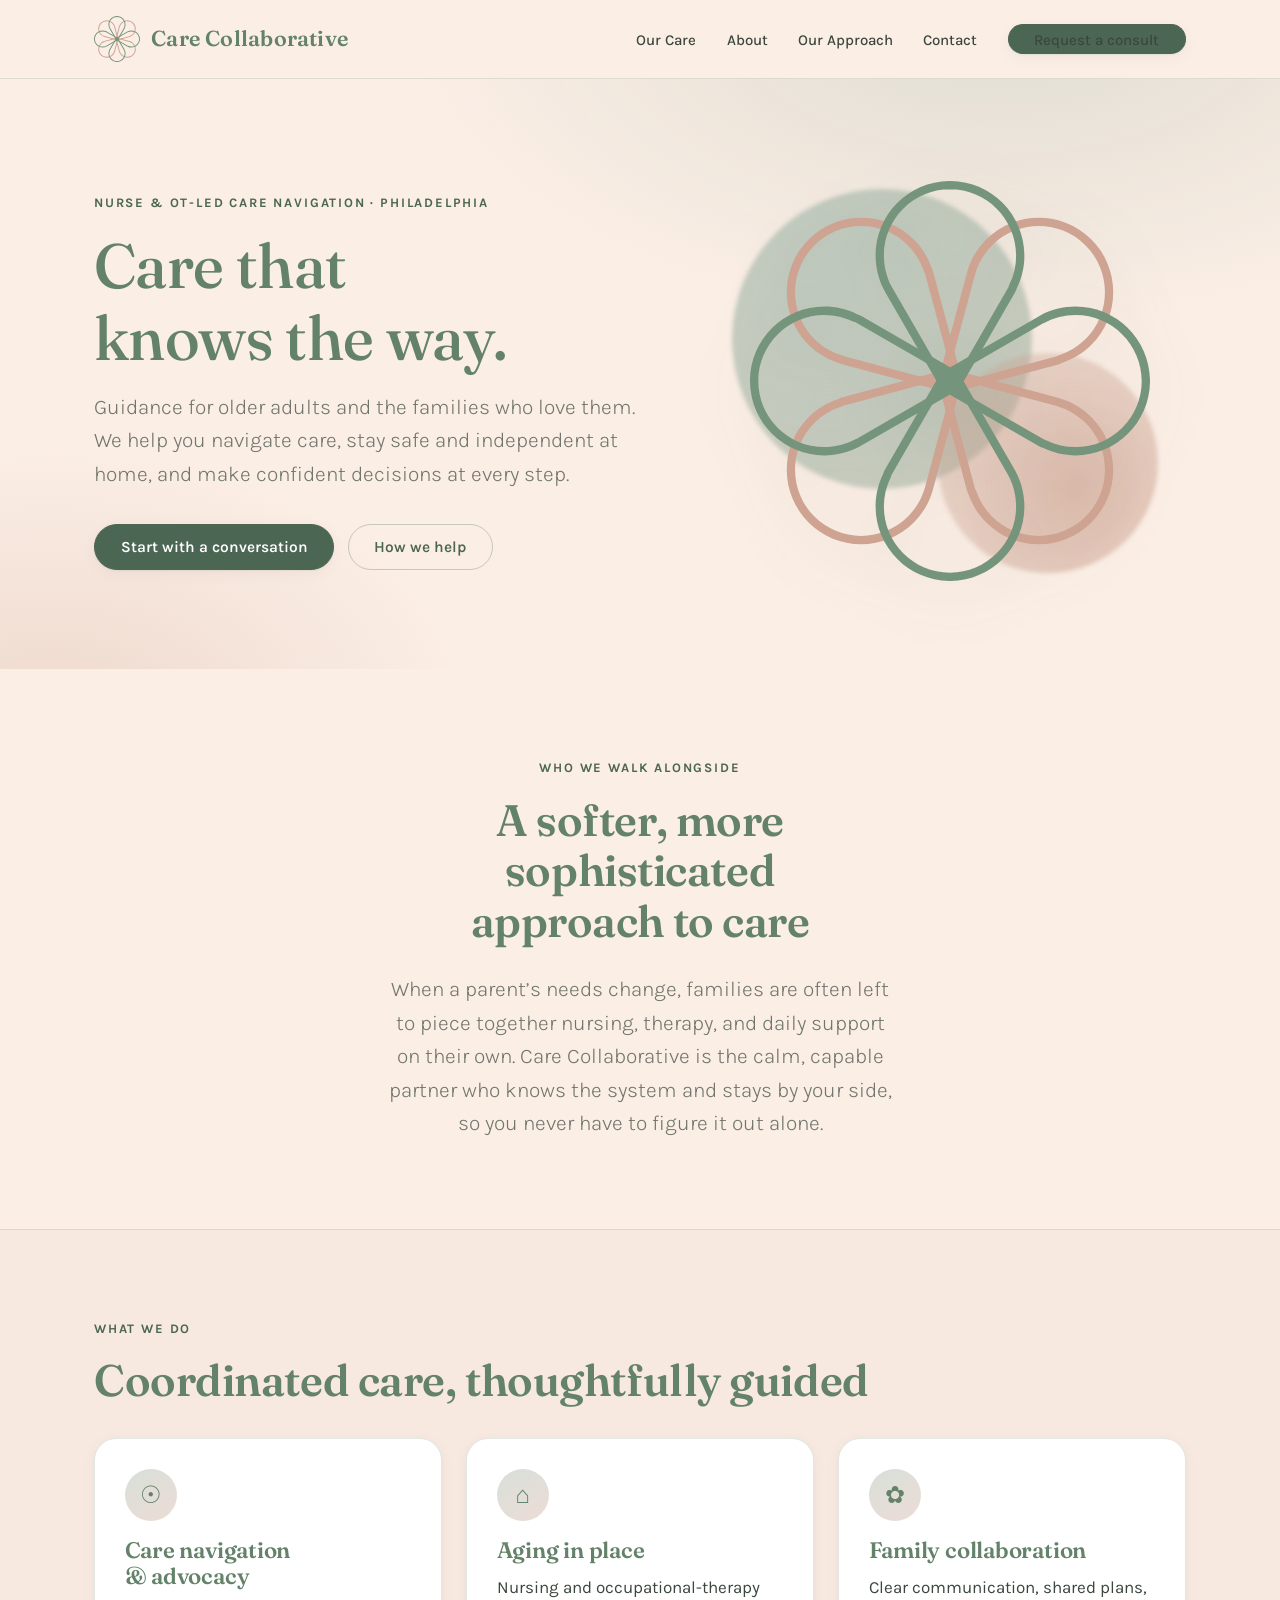
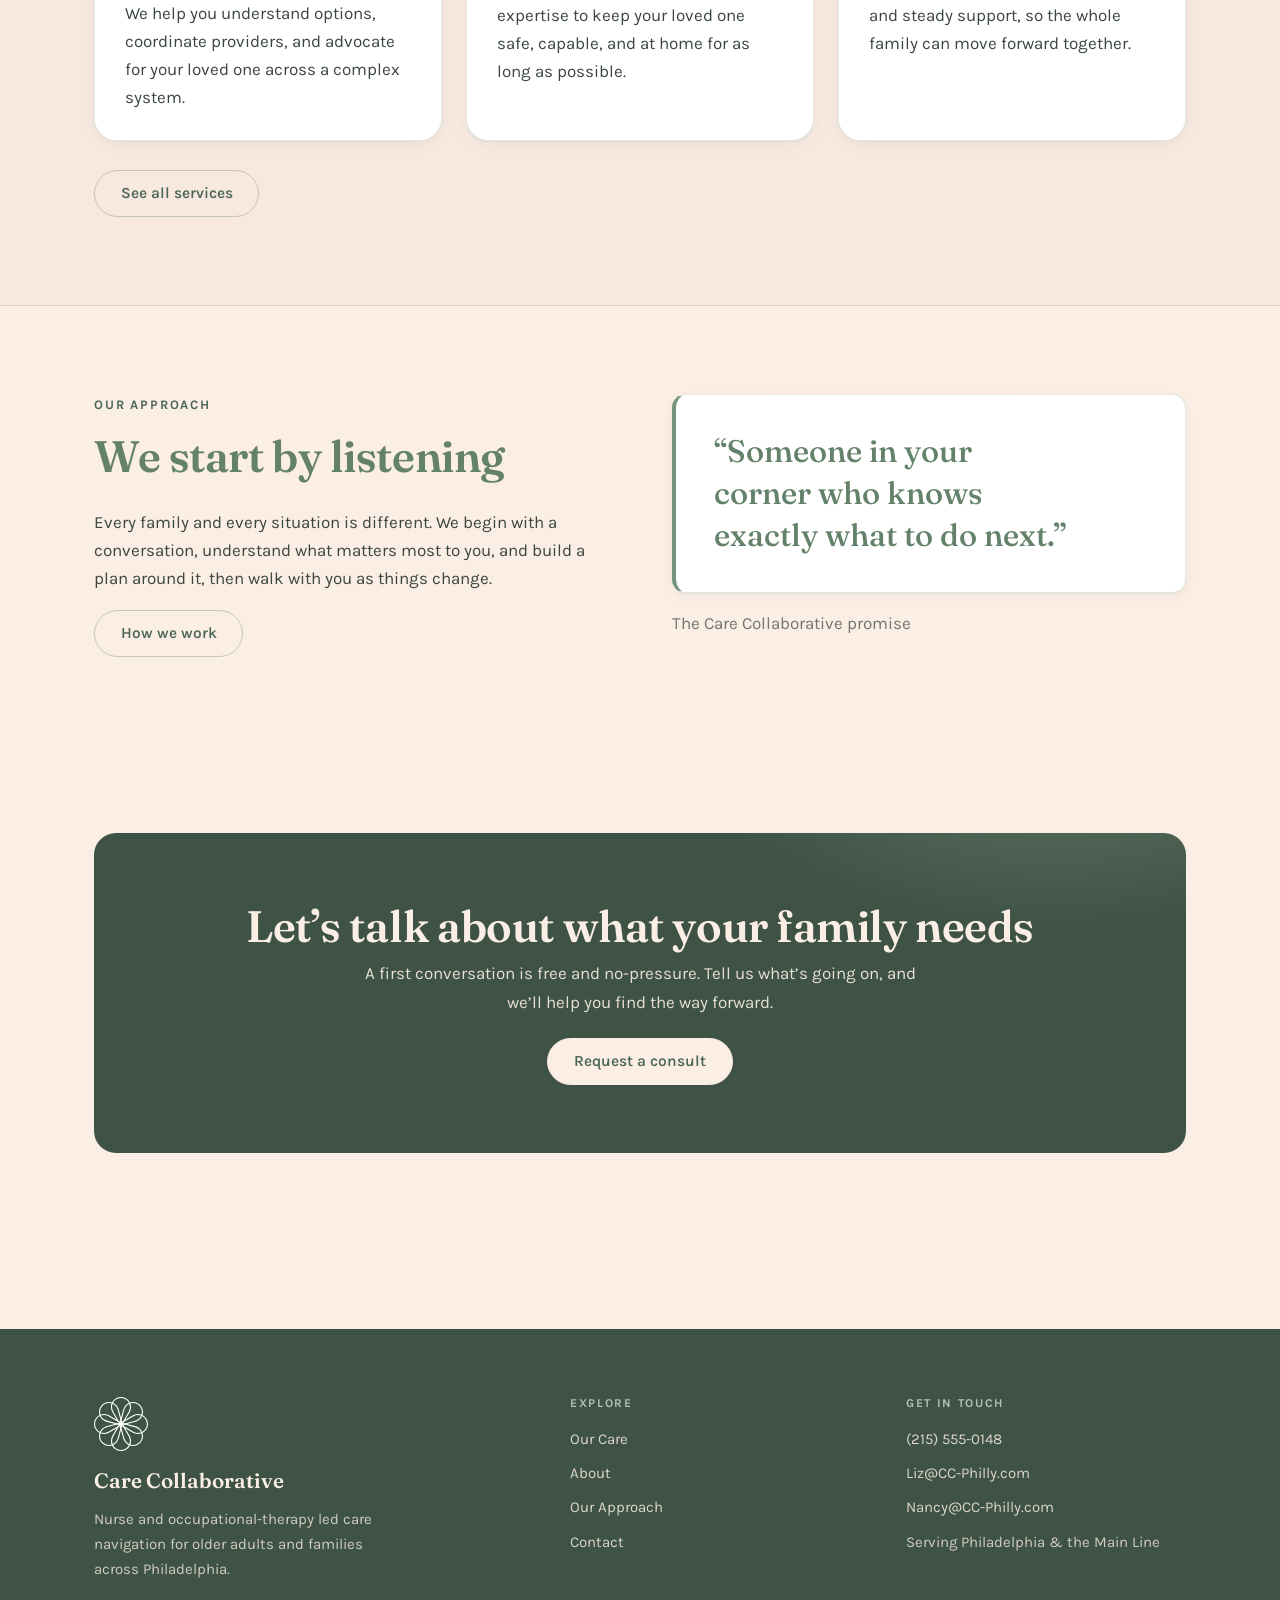
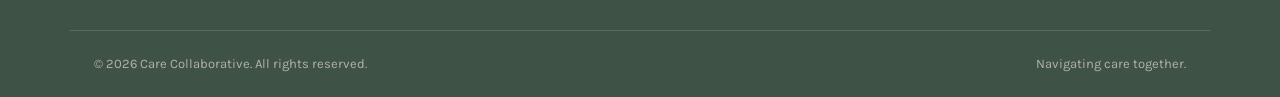
<file: index.html>
<!DOCTYPE html>
<html lang="en">
<head>
  <meta charset="utf-8">
  <meta name="viewport" content="width=device-width, initial-scale=1">
  <title>Care Navigation in Philadelphia | Care Collaborative</title>
  <meta name="description" content="Nurse- and occupational-therapy-led care navigation for older adults and families in Philadelphia. Explore support and request a free introductory call.">
  <!-- PREVIEW: remove this noindex on every page at production launch -->
  <meta name="robots" content="noindex">
  <link rel="canonical" href="https://stunning-paprenjak-a672f9.netlify.app/">
  <link rel="icon" href="assets/favicon.svg" type="image/svg+xml">
  <script type="application/ld+json">
  {
    "@context": "https://schema.org",
    "@graph": [
      {
        "@type": "Organization",
        "@id": "https://stunning-paprenjak-a672f9.netlify.app/#organization",
        "name": "Care Collaborative",
        "url": "https://stunning-paprenjak-a672f9.netlify.app/",
        "logo": "https://stunning-paprenjak-a672f9.netlify.app/assets/logo-mark.svg",
        "slogan": "Navigating care together."
      },
      {
        "@type": "WebSite",
        "@id": "https://stunning-paprenjak-a672f9.netlify.app/#website",
        "url": "https://stunning-paprenjak-a672f9.netlify.app/",
        "name": "Care Collaborative",
        "publisher": { "@id": "https://stunning-paprenjak-a672f9.netlify.app/#organization" }
      }
    ]
  }
  </script>
  <link rel="preconnect" href="https://fonts.googleapis.com">
  <link rel="preconnect" href="https://fonts.gstatic.com" crossorigin>
  <link href="https://fonts.googleapis.com/css2?family=Fraunces:opsz,wght@9..144,500..700&family=Karla:wght@300;400;500;600;700&display=swap" rel="stylesheet">
  <link rel="stylesheet" href="css/styles.css">
</head>
<body>
  <a class="skip" href="#main">Skip to content</a>

  <!-- ===== HEADER (keep identical across pages) ===== -->
  <header class="site-header">
    <div class="container nav">
      <a class="brand" href="/">
        <img src="assets/logo-mark.svg" alt="Care Collaborative" width="46" height="46">
        <span class="name">Care Collaborative</span>
      </a>
      <button class="nav-toggle" aria-label="Open menu" aria-expanded="false" aria-controls="nav-links">
        <span></span><span></span><span></span>
      </button>
      <ul class="nav-links" id="nav-links">
        <li><a href="/services">Our Care</a></li>
        <li><a href="/about">About</a></li>
        <li><a href="/approach">Our Approach</a></li>
        <li><a href="/contact">Contact</a></li>
        <li class="nav-cta"><a class="btn btn-primary" href="/contact">Request a consult</a></li>
      </ul>
    </div>
  </header>

  <main id="main">
    <!-- ===== HERO ===== -->
    <section class="hero">
      <div class="container hero-grid">
        <div>
          <p class="eyebrow">Nurse &amp; OT-led care navigation · Philadelphia</p>
          <h1>Care that knows the way.</h1>
          <p class="lead">Guidance for older adults and the families who love them. We help you navigate care, stay safe and independent at home, and make confident decisions at every step.</p>
          <div class="cta-row">
            <a class="btn btn-primary" href="/contact">Start with a conversation</a>
            <a class="btn btn-ghost" href="/services">How we help</a>
          </div>
        </div>
        <div class="hero-art" aria-hidden="true">
          <span class="blob b1"></span>
          <span class="blob b2"></span>
          <img src="assets/logo-mark.svg" alt="" width="400" height="400">
        </div>
      </div>
    </section>

    <!-- ===== INTRO ===== -->
    <section class="section">
      <div class="container center" style="max-width:56ch">
        <p class="eyebrow center">Who we walk alongside</p>
        <h2>A softer, more sophisticated approach to care</h2>
        <p class="lead center">When a parent&rsquo;s needs change, families are often left to piece together nursing, therapy, and daily support on their own. Care Collaborative is the calm, capable partner who knows the system and stays by your side, so you never have to figure it out alone.</p>
      </div>
    </section>

    <!-- ===== SERVICES PREVIEW ===== -->
    <section class="section tint">
      <div class="container">
        <p class="eyebrow">What we do</p>
        <h2>Coordinated care, thoughtfully guided</h2>
        <div class="grid grid-3" style="margin-top:2rem">
          <article class="card">
            <div class="icon" aria-hidden="true">&#9737;</div>
            <h3>Care navigation &amp; advocacy</h3>
            <p>We help you understand options, coordinate providers, and advocate for your loved one across a complex system.</p>
          </article>
          <article class="card">
            <div class="icon" aria-hidden="true">&#8962;</div>
            <h3>Aging in place</h3>
            <p>Nursing and occupational-therapy expertise to keep your loved one safe, capable, and at home for as long as possible.</p>
          </article>
          <article class="card">
            <div class="icon" aria-hidden="true">&#10047;</div>
            <h3>Family collaboration</h3>
            <p>Clear communication, shared plans, and steady support, so the whole family can move forward together.</p>
          </article>
        </div>
        <p style="margin-top:1.8rem"><a class="btn btn-ghost" href="/services">See all services</a></p>
      </div>
    </section>

    <!-- ===== APPROACH PREVIEW ===== -->
    <section class="section">
      <div class="container split">
        <div>
          <p class="eyebrow">Our approach</p>
          <h2>We start by listening</h2>
          <p>Every family and every situation is different. We begin with a conversation, understand what matters most to you, and build a plan around it, then walk with you as things change.</p>
          <p><a class="btn btn-ghost" href="/approach">How we work</a></p>
        </div>
        <figure style="margin:0">
          <blockquote class="quote">&ldquo;Someone in your corner who knows exactly what to do next.&rdquo;</blockquote>
          <figcaption class="muted" style="margin-top:1rem">The Care Collaborative promise</figcaption>
        </figure>
      </div>
    </section>

    <!-- ===== CTA BAND ===== -->
    <section class="section">
      <div class="container">
        <div class="cta-band">
          <h2>Let&rsquo;s talk about what your family needs</h2>
          <p>A first conversation is free and no-pressure. Tell us what&rsquo;s going on, and we&rsquo;ll help you find the way forward.</p>
          <p style="margin-top:1.4rem"><a class="btn btn-light" href="/contact">Request a consult</a></p>
        </div>
      </div>
    </section>
  </main>

  <!-- ===== FOOTER (keep identical across pages) ===== -->
  <footer class="site-footer footer">
    <div class="container footer-grid">
      <div class="footer-brand">
        <img src="assets/logo-mark-reversed.svg" alt="Care Collaborative" width="54" height="54">
        <div class="name">Care Collaborative</div>
        <p style="margin-top:.6rem;max-width:34ch">Nurse and occupational-therapy led care navigation for older adults and families across Philadelphia.</p>
      </div>
      <div>
        <h4>Explore</h4>
        <ul>
          <li><a href="/services">Our Care</a></li>
          <li><a href="/about">About</a></li>
          <li><a href="/approach">Our Approach</a></li>
          <li><a href="/contact">Contact</a></li>
        </ul>
      </div>
      <div>
        <h4>Get in touch</h4>
        <ul>
          <li><a href="tel:+12155550148">(215) 555-0148</a></li>
          <li><a href="mailto:Liz@CC-Philly.com">Liz@CC-Philly.com</a></li>
          <li><a href="mailto:Nancy@CC-Philly.com">Nancy@CC-Philly.com</a></li>
          <li>Serving Philadelphia &amp; the Main Line</li>
        </ul>
      </div>
    </div>
    <div class="container footer-bottom">
      <span>&copy; <span id="year">2026</span> Care Collaborative. All rights reserved.</span>
      <span>Navigating care together.</span>
    </div>
  </footer>

  <script src="js/main.js"></script>
</body>
</html>
</file>
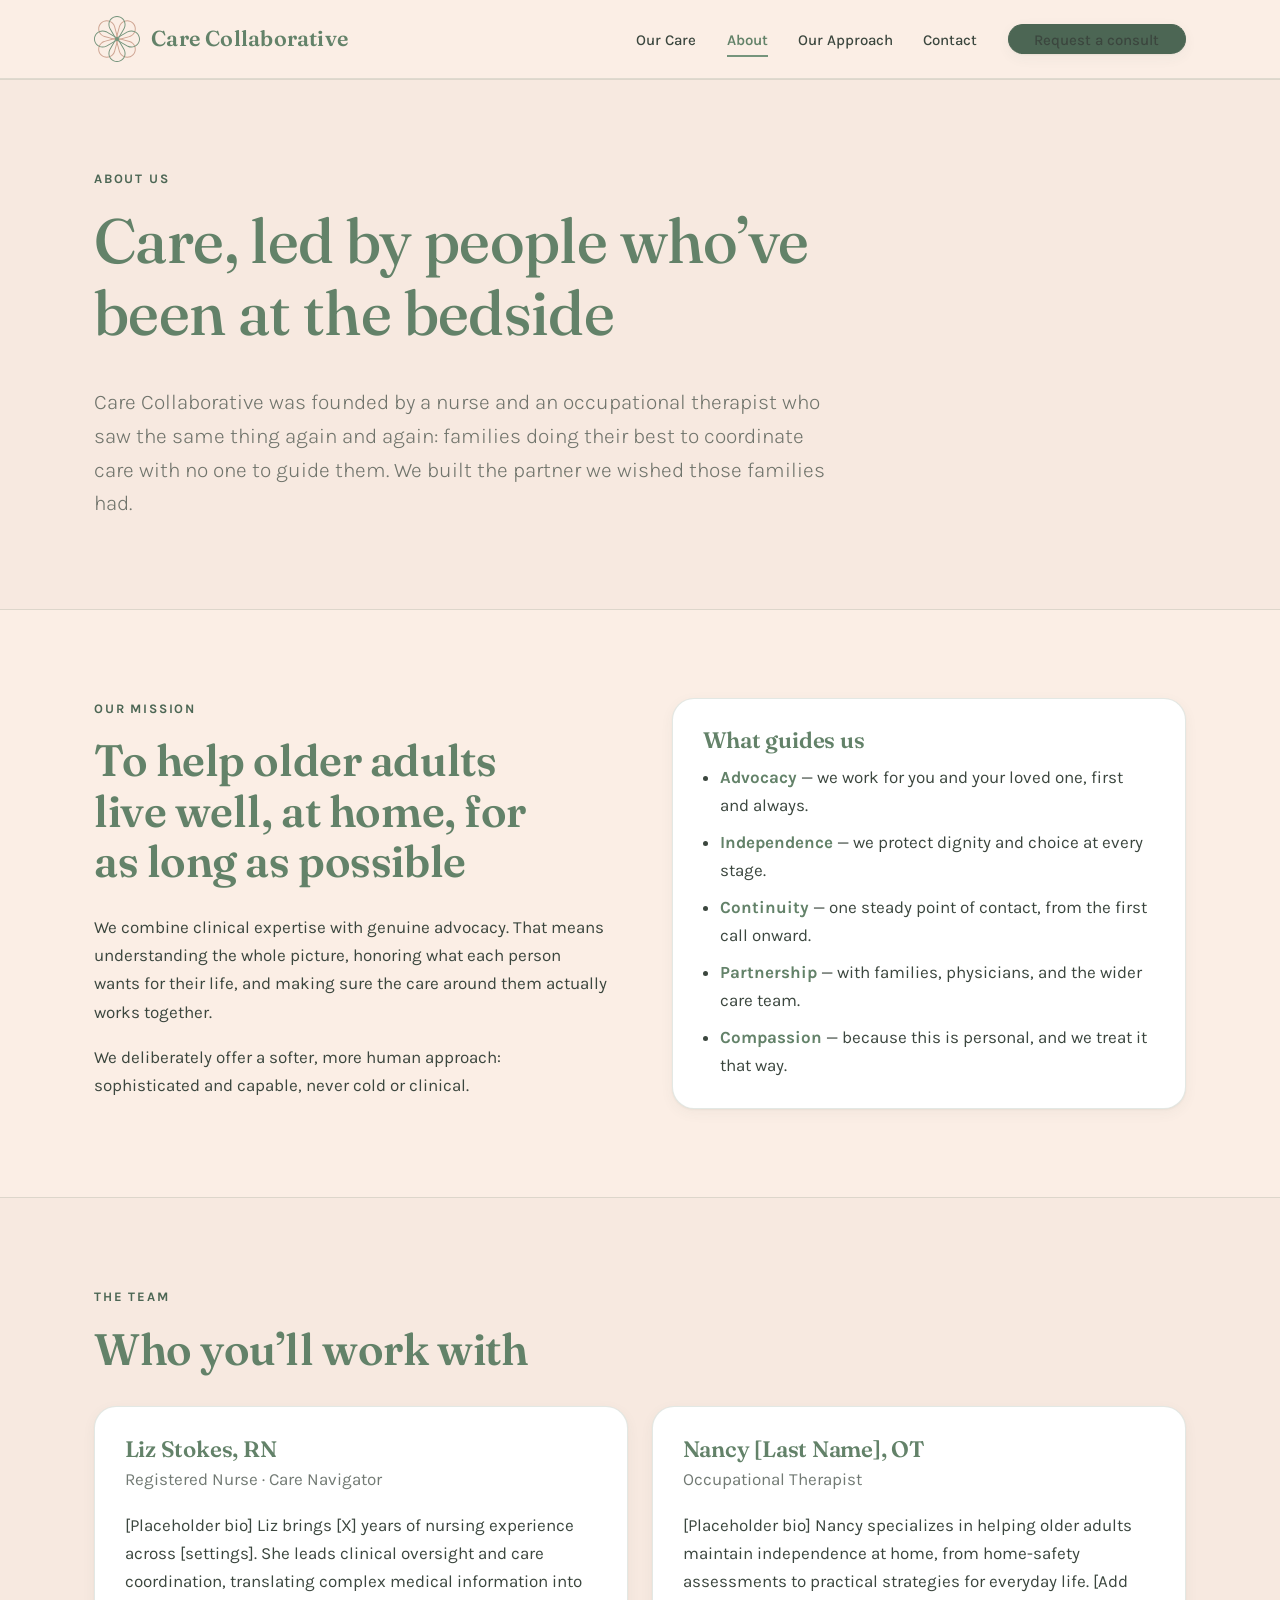
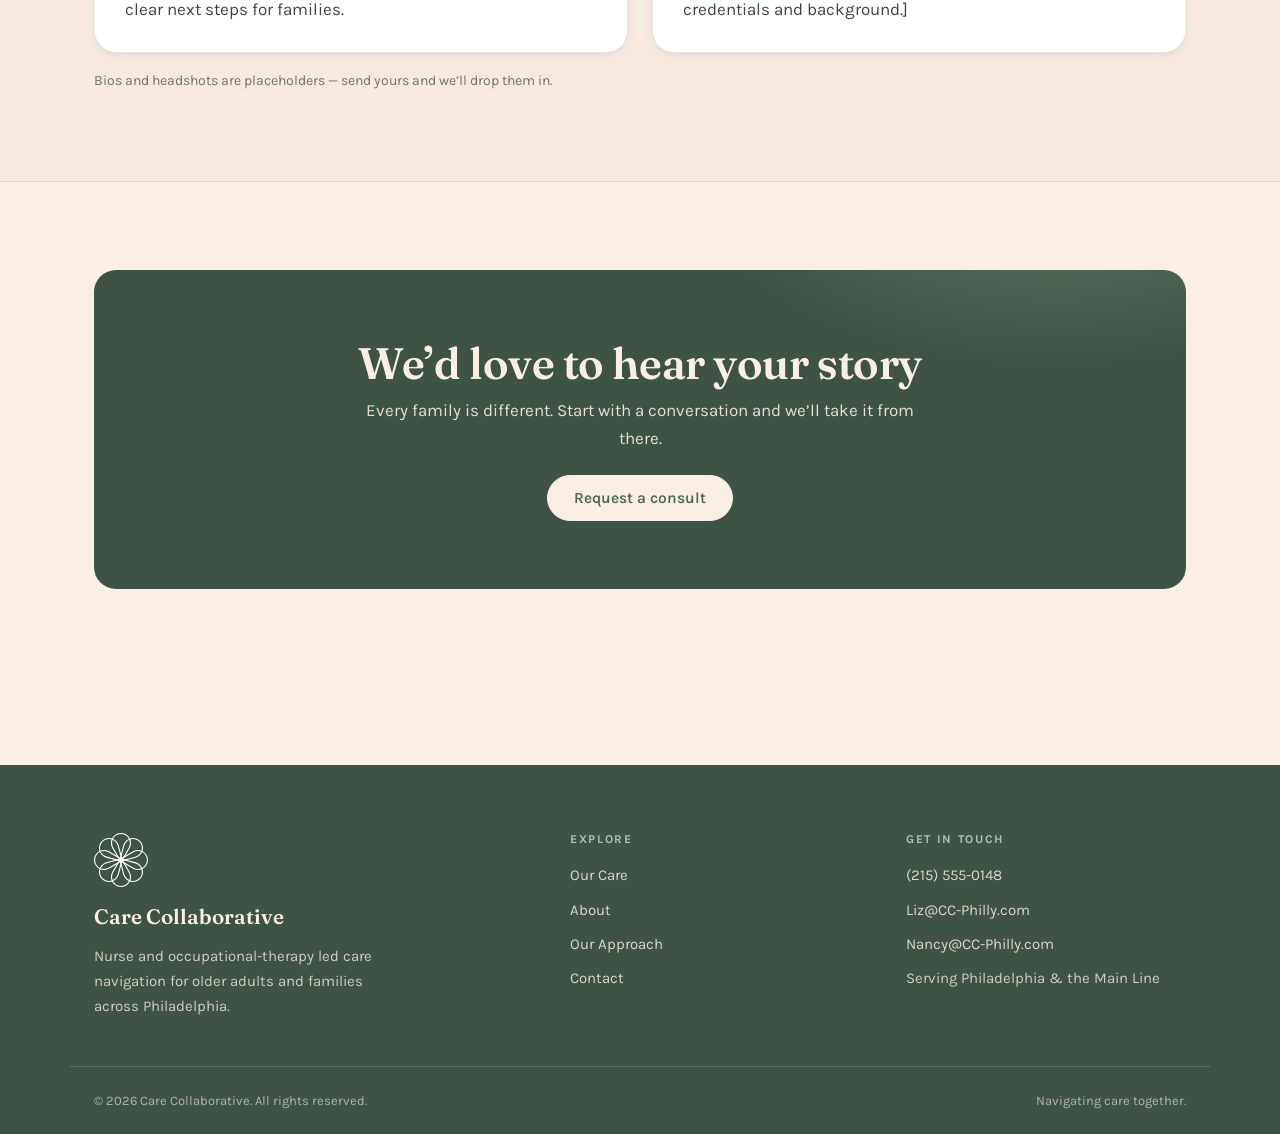
<file: about.html>
<!DOCTYPE html>
<html lang="en">
<head>
  <meta charset="utf-8">
  <meta name="viewport" content="width=device-width, initial-scale=1">
  <title>Meet the Care Team | Care Collaborative Philadelphia</title>
  <meta name="description" content="Meet the people behind Care Collaborative and learn about their nursing and occupational therapy backgrounds, approach and support for families.">
  <!-- PREVIEW: remove this noindex on every page at production launch -->
  <meta name="robots" content="noindex">
  <link rel="canonical" href="https://stunning-paprenjak-a672f9.netlify.app/about">
  <link rel="icon" href="assets/favicon.svg" type="image/svg+xml">
  <link rel="preconnect" href="https://fonts.googleapis.com">
  <link rel="preconnect" href="https://fonts.gstatic.com" crossorigin>
  <link href="https://fonts.googleapis.com/css2?family=Fraunces:opsz,wght@9..144,500..700&family=Karla:wght@300;400;500;600;700&display=swap" rel="stylesheet">
  <link rel="stylesheet" href="css/styles.css">
</head>
<body>
  <a class="skip" href="#main">Skip to content</a>
  <header class="site-header">
    <div class="container nav">
      <a class="brand" href="/">
        <img src="assets/logo-mark.svg" alt="Care Collaborative" width="46" height="46">
        <span class="name">Care Collaborative</span>
      </a>
      <button class="nav-toggle" aria-label="Open menu" aria-expanded="false" aria-controls="nav-links">
        <span></span><span></span><span></span>
      </button>
      <ul class="nav-links" id="nav-links">
        <li><a href="/services">Our Care</a></li>
        <li><a href="/about" aria-current="page">About</a></li>
        <li><a href="/approach">Our Approach</a></li>
        <li><a href="/contact">Contact</a></li>
        <li class="nav-cta"><a class="btn btn-primary" href="/contact">Request a consult</a></li>
      </ul>
    </div>
  </header>

  <main id="main">
    <section class="section tint">
      <div class="container">
        <p class="eyebrow">About us</p>
        <h1>Care, led by people who&rsquo;ve been at the bedside</h1>
        <p class="lead">Care Collaborative was founded by a nurse and an occupational therapist who saw the same thing again and again: families doing their best to coordinate care with no one to guide them. We built the partner we wished those families had.</p>
      </div>
    </section>

    <section class="section">
      <div class="container split">
        <div>
          <p class="eyebrow">Our mission</p>
          <h2>To help older adults live well, at home, for as long as possible</h2>
          <p>We combine clinical expertise with genuine advocacy. That means understanding the whole picture, honoring what each person wants for their life, and making sure the care around them actually works together.</p>
          <p>We deliberately offer a softer, more human approach: sophisticated and capable, never cold or clinical.</p>
        </div>
        <div class="card">
          <h3>What guides us</h3>
          <ul style="margin:.5rem 0 0;padding-left:1.1rem;display:grid;gap:.55rem">
            <li><strong>Advocacy</strong> — we work for you and your loved one, first and always.</li>
            <li><strong>Independence</strong> — we protect dignity and choice at every stage.</li>
            <li><strong>Continuity</strong> — one steady point of contact, from the first call onward.</li>
            <li><strong>Partnership</strong> — with families, physicians, and the wider care team.</li>
            <li><strong>Compassion</strong> — because this is personal, and we treat it that way.</li>
          </ul>
        </div>
      </div>
    </section>

    <section class="section tint">
      <div class="container">
        <p class="eyebrow">The team</p>
        <h2>Who you&rsquo;ll work with</h2>
        <div class="grid grid-2" style="margin-top:2rem">
          <article class="card">
            <h3>Liz Stokes, RN</h3>
            <p class="muted" style="margin-top:-.4rem">Registered Nurse · Care Navigator</p>
            <p>[Placeholder bio] Liz brings [X] years of nursing experience across [settings]. She leads clinical oversight and care coordination, translating complex medical information into clear next steps for families.</p>
          </article>
          <article class="card">
            <h3>Nancy [Last Name], OT</h3>
            <p class="muted" style="margin-top:-.4rem">Occupational Therapist</p>
            <p>[Placeholder bio] Nancy specializes in helping older adults maintain independence at home, from home-safety assessments to practical strategies for everyday life. [Add credentials and background.]</p>
          </article>
        </div>
        <p class="form-note" style="margin-top:1rem">Bios and headshots are placeholders — send yours and we&rsquo;ll drop them in.</p>
      </div>
    </section>

    <section class="section">
      <div class="container">
        <div class="cta-band">
          <h2>We&rsquo;d love to hear your story</h2>
          <p>Every family is different. Start with a conversation and we&rsquo;ll take it from there.</p>
          <p style="margin-top:1.4rem"><a class="btn btn-light" href="/contact">Request a consult</a></p>
        </div>
      </div>
    </section>
  </main>

  <footer class="site-footer footer">
    <div class="container footer-grid">
      <div class="footer-brand">
        <img src="assets/logo-mark-reversed.svg" alt="Care Collaborative" width="54" height="54">
        <div class="name">Care Collaborative</div>
        <p style="margin-top:.6rem;max-width:34ch">Nurse and occupational-therapy led care navigation for older adults and families across Philadelphia.</p>
      </div>
      <div>
        <h4>Explore</h4>
        <ul>
          <li><a href="/services">Our Care</a></li>
          <li><a href="/about">About</a></li>
          <li><a href="/approach">Our Approach</a></li>
          <li><a href="/contact">Contact</a></li>
        </ul>
      </div>
      <div>
        <h4>Get in touch</h4>
        <ul>
          <li><a href="tel:+12155550148">(215) 555-0148</a></li>
          <li><a href="mailto:Liz@CC-Philly.com">Liz@CC-Philly.com</a></li>
          <li><a href="mailto:Nancy@CC-Philly.com">Nancy@CC-Philly.com</a></li>
          <li>Serving Philadelphia &amp; the Main Line</li>
        </ul>
      </div>
    </div>
    <div class="container footer-bottom">
      <span>&copy; <span id="year">2026</span> Care Collaborative. All rights reserved.</span>
      <span>Navigating care together.</span>
    </div>
  </footer>
  <script src="js/main.js"></script>
</body>
</html>
</file>
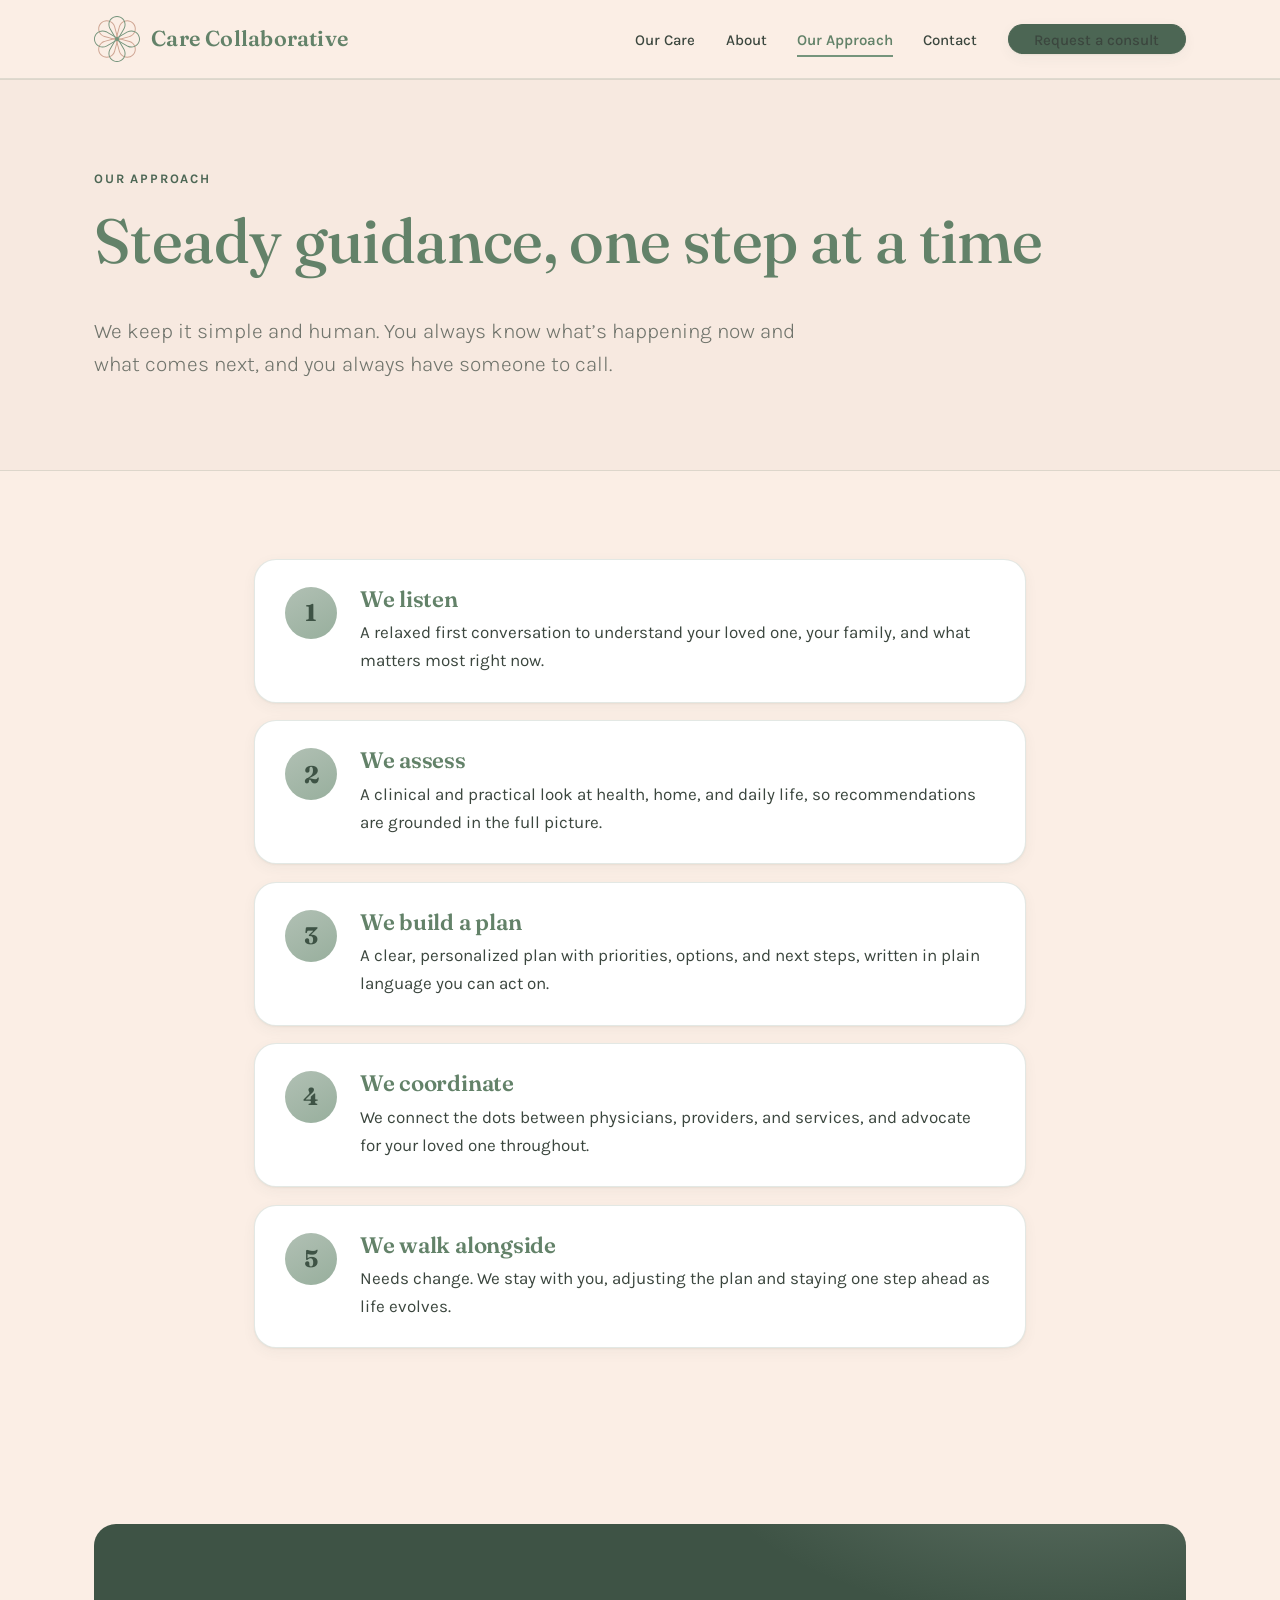
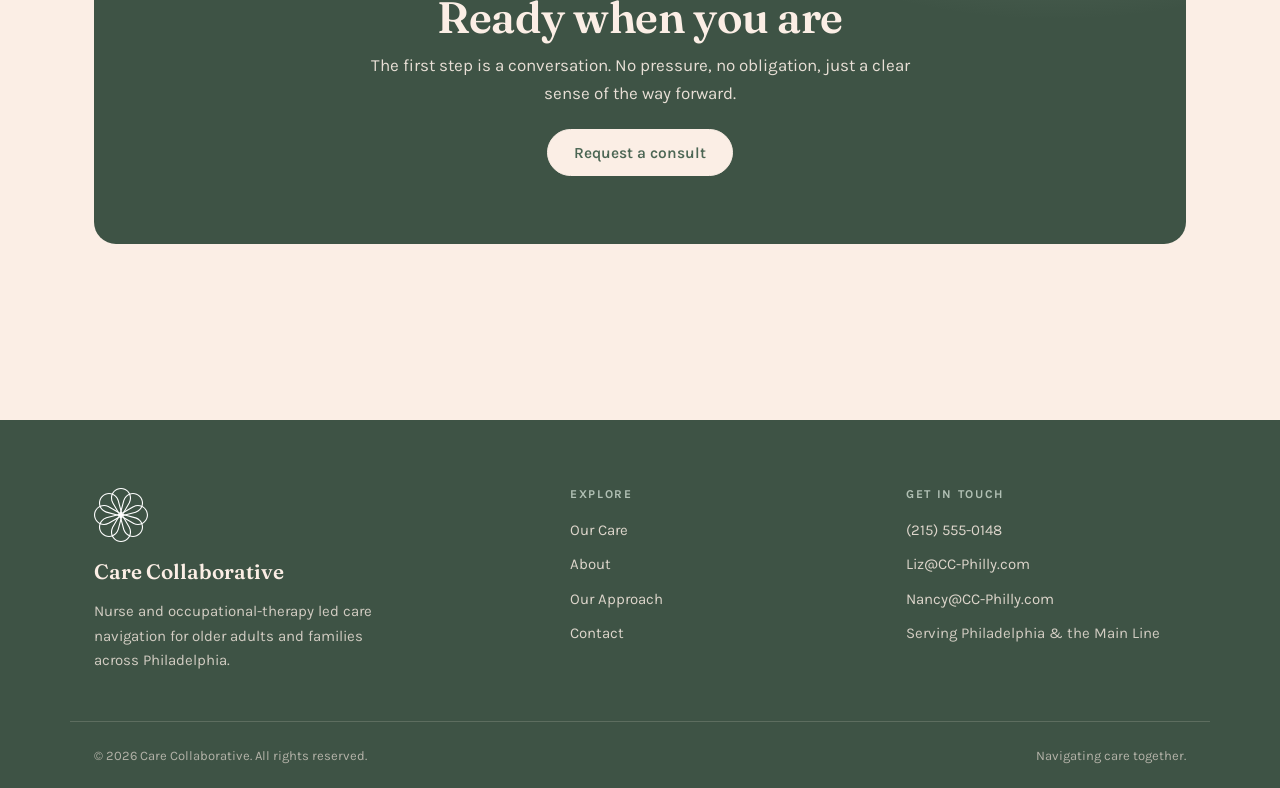
<file: approach.html>
<!DOCTYPE html>
<html lang="en">
<head>
  <meta charset="utf-8">
  <meta name="viewport" content="width=device-width, initial-scale=1">
  <title>How Care Navigation Works | Care Collaborative</title>
  <meta name="description" content="Learn what to expect from your first conversation, assessment and care plan with Care Collaborative, and how ongoing support is arranged.">
  <!-- PREVIEW: remove this noindex on every page at production launch -->
  <meta name="robots" content="noindex">
  <link rel="canonical" href="https://stunning-paprenjak-a672f9.netlify.app/approach">
  <link rel="icon" href="assets/favicon.svg" type="image/svg+xml">
  <link rel="preconnect" href="https://fonts.googleapis.com">
  <link rel="preconnect" href="https://fonts.gstatic.com" crossorigin>
  <link href="https://fonts.googleapis.com/css2?family=Fraunces:opsz,wght@9..144,500..700&family=Karla:wght@300;400;500;600;700&display=swap" rel="stylesheet">
  <link rel="stylesheet" href="css/styles.css">
</head>
<body>
  <a class="skip" href="#main">Skip to content</a>
  <header class="site-header">
    <div class="container nav">
      <a class="brand" href="/">
        <img src="assets/logo-mark.svg" alt="Care Collaborative" width="46" height="46">
        <span class="name">Care Collaborative</span>
      </a>
      <button class="nav-toggle" aria-label="Open menu" aria-expanded="false" aria-controls="nav-links">
        <span></span><span></span><span></span>
      </button>
      <ul class="nav-links" id="nav-links">
        <li><a href="/services">Our Care</a></li>
        <li><a href="/about">About</a></li>
        <li><a href="/approach" aria-current="page">Our Approach</a></li>
        <li><a href="/contact">Contact</a></li>
        <li class="nav-cta"><a class="btn btn-primary" href="/contact">Request a consult</a></li>
      </ul>
    </div>
  </header>

  <main id="main">
    <section class="section tint">
      <div class="container">
        <p class="eyebrow">Our approach</p>
        <h1>Steady guidance, one step at a time</h1>
        <p class="lead">We keep it simple and human. You always know what&rsquo;s happening now and what comes next, and you always have someone to call.</p>
      </div>
    </section>

    <section class="section">
      <div class="container" style="max-width:820px">
        <h2 class="visually-hidden">Our process, step by step</h2>
        <div class="steps">
          <div class="step"><div class="n" aria-hidden="true"></div>
            <div><h3>We listen</h3><p>A relaxed first conversation to understand your loved one, your family, and what matters most right now.</p></div>
          </div>
          <div class="step"><div class="n" aria-hidden="true"></div>
            <div><h3>We assess</h3><p>A clinical and practical look at health, home, and daily life, so recommendations are grounded in the full picture.</p></div>
          </div>
          <div class="step"><div class="n" aria-hidden="true"></div>
            <div><h3>We build a plan</h3><p>A clear, personalized plan with priorities, options, and next steps, written in plain language you can act on.</p></div>
          </div>
          <div class="step"><div class="n" aria-hidden="true"></div>
            <div><h3>We coordinate</h3><p>We connect the dots between physicians, providers, and services, and advocate for your loved one throughout.</p></div>
          </div>
          <div class="step"><div class="n" aria-hidden="true"></div>
            <div><h3>We walk alongside</h3><p>Needs change. We stay with you, adjusting the plan and staying one step ahead as life evolves.</p></div>
          </div>
        </div>
      </div>
    </section>

    <section class="section">
      <div class="container">
        <div class="cta-band">
          <h2>Ready when you are</h2>
          <p>The first step is a conversation. No pressure, no obligation, just a clear sense of the way forward.</p>
          <p style="margin-top:1.4rem"><a class="btn btn-light" href="/contact">Request a consult</a></p>
        </div>
      </div>
    </section>
  </main>

  <footer class="site-footer footer">
    <div class="container footer-grid">
      <div class="footer-brand">
        <img src="assets/logo-mark-reversed.svg" alt="Care Collaborative" width="54" height="54">
        <div class="name">Care Collaborative</div>
        <p style="margin-top:.6rem;max-width:34ch">Nurse and occupational-therapy led care navigation for older adults and families across Philadelphia.</p>
      </div>
      <div>
        <h4>Explore</h4>
        <ul>
          <li><a href="/services">Our Care</a></li>
          <li><a href="/about">About</a></li>
          <li><a href="/approach">Our Approach</a></li>
          <li><a href="/contact">Contact</a></li>
        </ul>
      </div>
      <div>
        <h4>Get in touch</h4>
        <ul>
          <li><a href="tel:+12155550148">(215) 555-0148</a></li>
          <li><a href="mailto:Liz@CC-Philly.com">Liz@CC-Philly.com</a></li>
          <li><a href="mailto:Nancy@CC-Philly.com">Nancy@CC-Philly.com</a></li>
          <li>Serving Philadelphia &amp; the Main Line</li>
        </ul>
      </div>
    </div>
    <div class="container footer-bottom">
      <span>&copy; <span id="year">2026</span> Care Collaborative. All rights reserved.</span>
      <span>Navigating care together.</span>
    </div>
  </footer>
  <script src="js/main.js"></script>
</body>
</html>
</file>
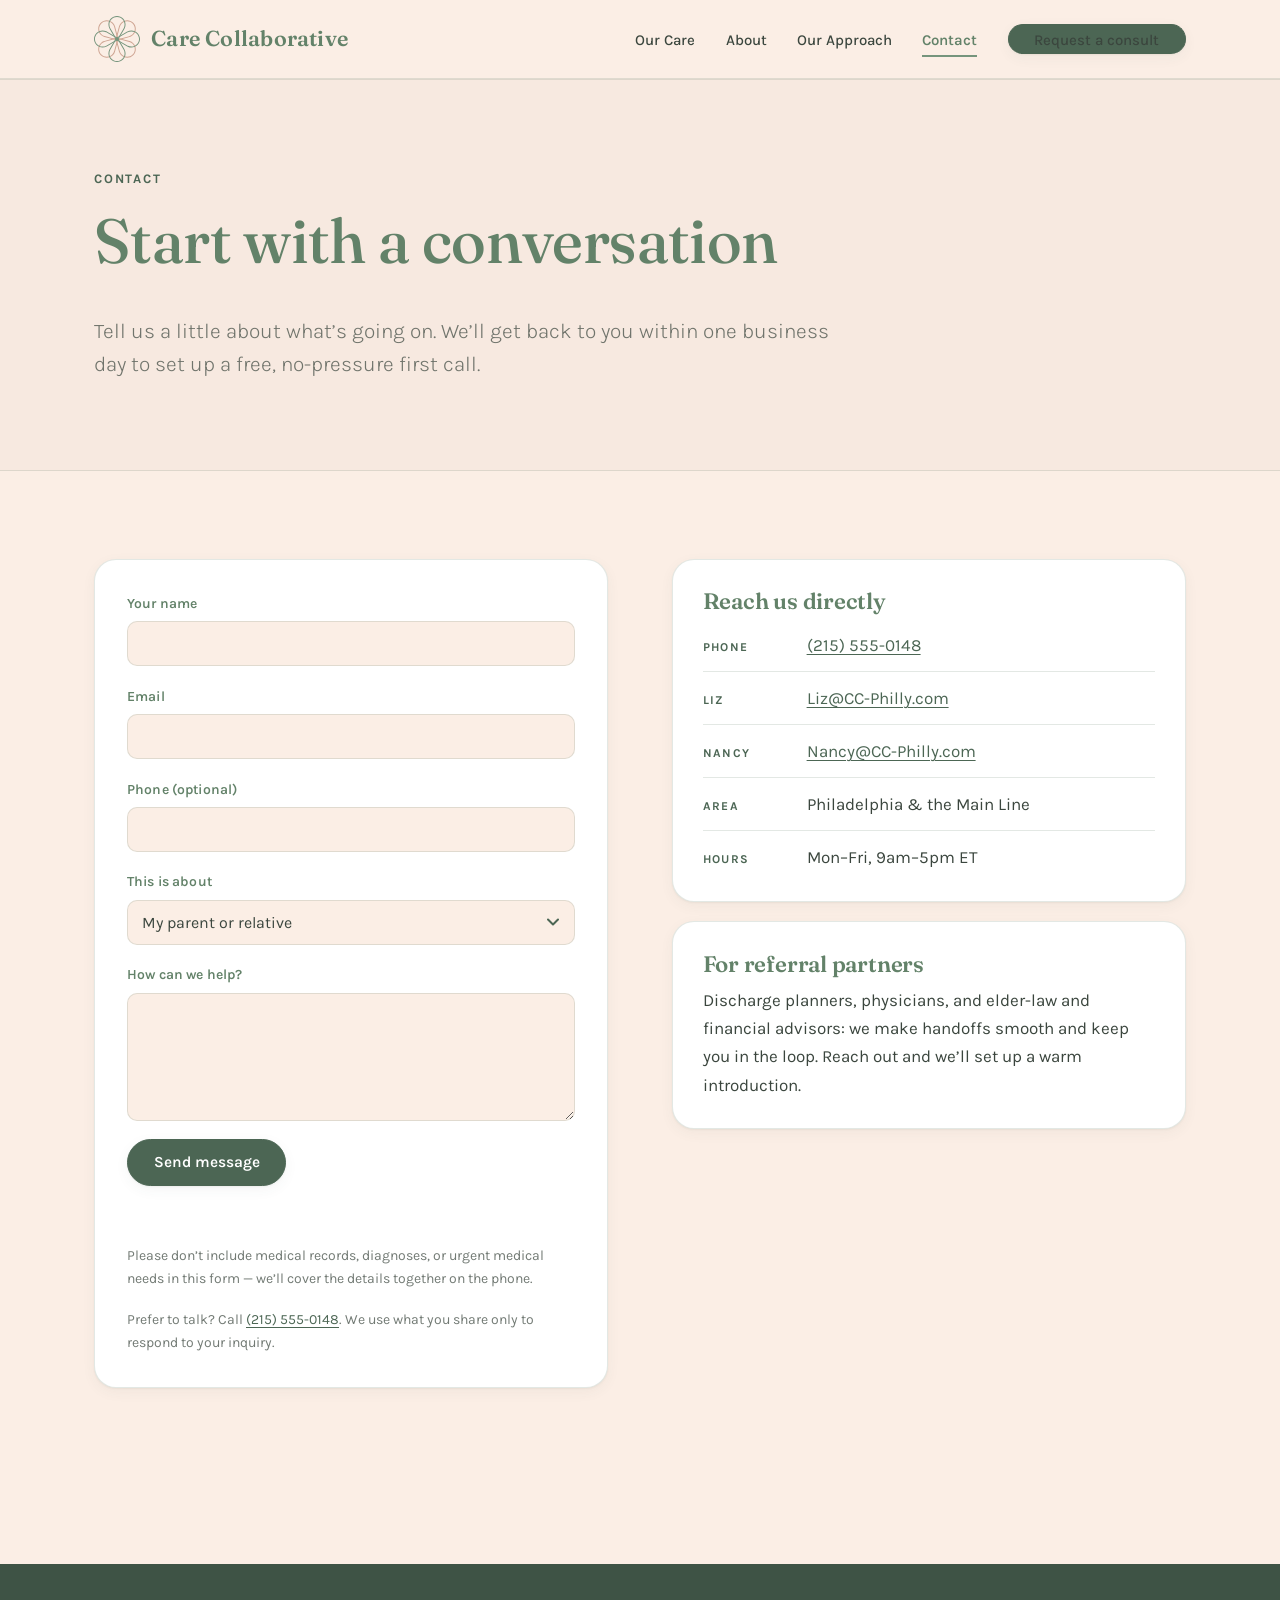
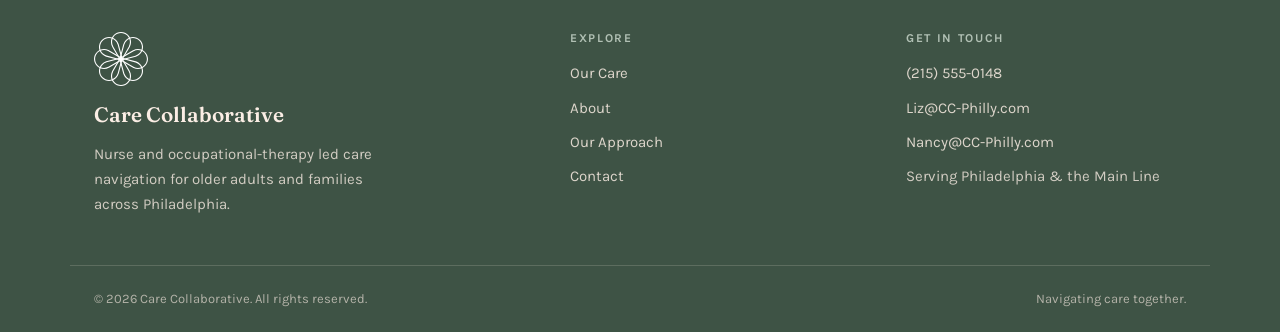
<file: contact.html>
<!DOCTYPE html>
<html lang="en">
<head>
  <meta charset="utf-8">
  <meta name="viewport" content="width=device-width, initial-scale=1">
  <title>Request a Consultation | Care Collaborative Philadelphia</title>
  <meta name="description" content="Contact Care Collaborative about care navigation for an older adult in Philadelphia. Request a first conversation and learn what happens next.">
  <!-- PREVIEW: remove this noindex on every page at production launch -->
  <meta name="robots" content="noindex">
  <link rel="canonical" href="https://stunning-paprenjak-a672f9.netlify.app/contact">
  <link rel="icon" href="assets/favicon.svg" type="image/svg+xml">
  <link rel="preconnect" href="https://fonts.googleapis.com">
  <link rel="preconnect" href="https://fonts.gstatic.com" crossorigin>
  <link href="https://fonts.googleapis.com/css2?family=Fraunces:opsz,wght@9..144,500..700&family=Karla:wght@300;400;500;600;700&display=swap" rel="stylesheet">
  <link rel="stylesheet" href="css/styles.css">
</head>
<body>
  <a class="skip" href="#main">Skip to content</a>
  <header class="site-header">
    <div class="container nav">
      <a class="brand" href="/">
        <img src="assets/logo-mark.svg" alt="Care Collaborative" width="46" height="46">
        <span class="name">Care Collaborative</span>
      </a>
      <button class="nav-toggle" aria-label="Open menu" aria-expanded="false" aria-controls="nav-links">
        <span></span><span></span><span></span>
      </button>
      <ul class="nav-links" id="nav-links">
        <li><a href="/services">Our Care</a></li>
        <li><a href="/about">About</a></li>
        <li><a href="/approach">Our Approach</a></li>
        <li><a href="/contact" aria-current="page">Contact</a></li>
        <li class="nav-cta"><a class="btn btn-primary" href="/contact">Request a consult</a></li>
      </ul>
    </div>
  </header>

  <main id="main">
    <section class="section tint">
      <div class="container">
        <p class="eyebrow">Contact</p>
        <h1>Start with a conversation</h1>
        <p class="lead">Tell us a little about what&rsquo;s going on. We&rsquo;ll get back to you within one business day to set up a free, no-pressure first call.</p>
      </div>
    </section>

    <section class="section">
      <div class="container split">
        <!-- FORM -->
        <div>
          <h2 class="visually-hidden">Send us a message</h2>
          <!-- To go live: set data-live="true" and add a real action, e.g.
               <form ... action="https://formspree.io/f/yourid" method="POST"> -->
          <form class="form" id="contact-form" data-live="false" action="#" method="POST" novalidate>
            <div class="field">
              <label for="name">Your name</label>
              <input id="name" name="name" type="text" autocomplete="name" required>
            </div>
            <div class="field">
              <label for="email">Email</label>
              <input id="email" name="email" type="email" autocomplete="email" required>
            </div>
            <div class="field">
              <label for="phone">Phone (optional)</label>
              <input id="phone" name="phone" type="tel" autocomplete="tel">
            </div>
            <div class="field">
              <label for="relationship">This is about</label>
              <select id="relationship" name="relationship">
                <option>My parent or relative</option>
                <option>My spouse or partner</option>
                <option>Myself</option>
                <option>A client or patient I refer</option>
                <option>Something else</option>
              </select>
            </div>
            <div class="field">
              <label for="message">How can we help?</label>
              <textarea id="message" name="message" rows="5" required></textarea>
            </div>
            <button class="btn btn-primary" type="submit">Send message</button>
            <p class="form-status" id="form-status" role="status" aria-live="polite"></p>
            <p class="form-note">Please don&rsquo;t include medical records, diagnoses, or urgent medical needs in this form &mdash; we&rsquo;ll cover the details together on the phone.</p>
            <p class="form-note">Prefer to talk? Call <a href="tel:+12155550148">(215) 555-0148</a>. We use what you share only to respond to your inquiry.</p>
          </form>
        </div>

        <!-- INFO -->
        <div>
          <h2 class="visually-hidden">Other ways to reach us</h2>
          <div class="card">
            <h3>Reach us directly</h3>
            <ul class="info" style="margin-top:1rem">
              <li><span class="k">Phone</span><a href="tel:+12155550148">(215) 555-0148</a></li>
              <li><span class="k">Liz</span><a href="mailto:Liz@CC-Philly.com">Liz@CC-Philly.com</a></li>
              <li><span class="k">Nancy</span><a href="mailto:Nancy@CC-Philly.com">Nancy@CC-Philly.com</a></li>
              <li><span class="k">Area</span><span>Philadelphia &amp; the Main Line</span></li>
              <li><span class="k">Hours</span><span>Mon–Fri, 9am–5pm ET</span></li>
            </ul>
          </div>
          <div class="card" style="margin-top:1.2rem">
            <h3>For referral partners</h3>
            <p>Discharge planners, physicians, and elder-law and financial advisors: we make handoffs smooth and keep you in the loop. Reach out and we&rsquo;ll set up a warm introduction.</p>
          </div>
        </div>
      </div>
    </section>
  </main>

  <footer class="site-footer footer">
    <div class="container footer-grid">
      <div class="footer-brand">
        <img src="assets/logo-mark-reversed.svg" alt="Care Collaborative" width="54" height="54">
        <div class="name">Care Collaborative</div>
        <p style="margin-top:.6rem;max-width:34ch">Nurse and occupational-therapy led care navigation for older adults and families across Philadelphia.</p>
      </div>
      <div>
        <h4>Explore</h4>
        <ul>
          <li><a href="/services">Our Care</a></li>
          <li><a href="/about">About</a></li>
          <li><a href="/approach">Our Approach</a></li>
          <li><a href="/contact">Contact</a></li>
        </ul>
      </div>
      <div>
        <h4>Get in touch</h4>
        <ul>
          <li><a href="tel:+12155550148">(215) 555-0148</a></li>
          <li><a href="mailto:Liz@CC-Philly.com">Liz@CC-Philly.com</a></li>
          <li><a href="mailto:Nancy@CC-Philly.com">Nancy@CC-Philly.com</a></li>
          <li>Serving Philadelphia &amp; the Main Line</li>
        </ul>
      </div>
    </div>
    <div class="container footer-bottom">
      <span>&copy; <span id="year">2026</span> Care Collaborative. All rights reserved.</span>
      <span>Navigating care together.</span>
    </div>
  </footer>
  <script src="js/main.js"></script>
</body>
</html>
</file>
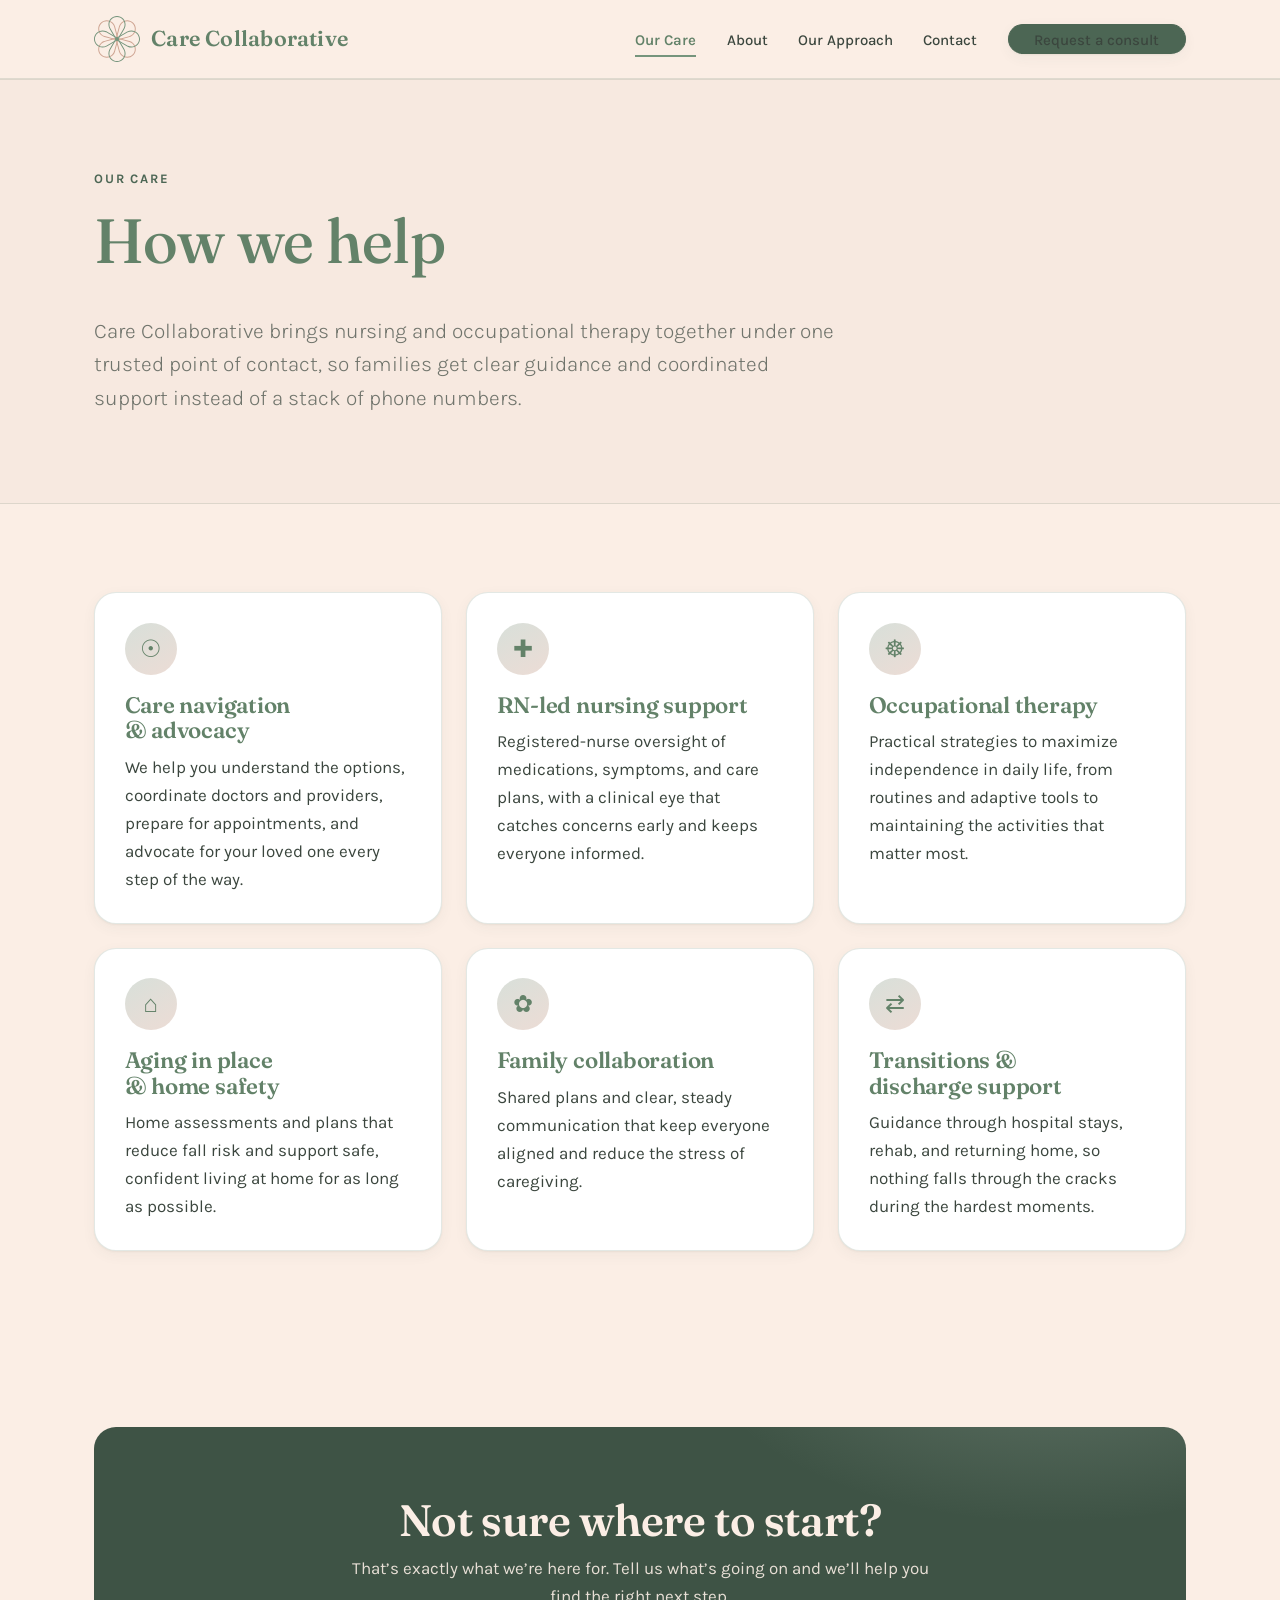
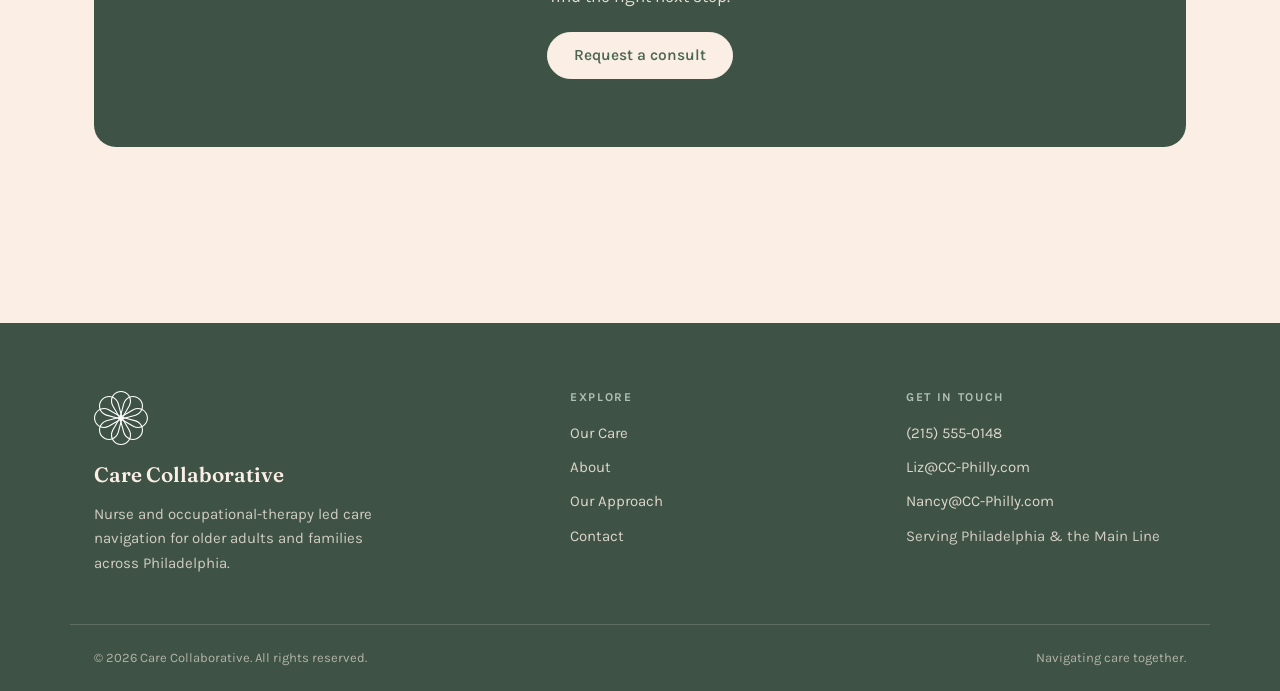
<file: services.html>
<!DOCTYPE html>
<html lang="en">
<head>
  <meta charset="utf-8">
  <meta name="viewport" content="width=device-width, initial-scale=1">
  <title>Care Navigation &amp; Advocacy Philadelphia | Care Collaborative</title>
  <meta name="description" content="Explore care navigation, home safety, nursing support and occupational therapy for older adults in Philadelphia. Find the right next step for your family.">
  <!-- PREVIEW: remove this noindex on every page at production launch -->
  <meta name="robots" content="noindex">
  <link rel="canonical" href="https://stunning-paprenjak-a672f9.netlify.app/services">
  <link rel="icon" href="assets/favicon.svg" type="image/svg+xml">
  <link rel="preconnect" href="https://fonts.googleapis.com">
  <link rel="preconnect" href="https://fonts.gstatic.com" crossorigin>
  <link href="https://fonts.googleapis.com/css2?family=Fraunces:opsz,wght@9..144,500..700&family=Karla:wght@300;400;500;600;700&display=swap" rel="stylesheet">
  <link rel="stylesheet" href="css/styles.css">
</head>
<body>
  <a class="skip" href="#main">Skip to content</a>
  <header class="site-header">
    <div class="container nav">
      <a class="brand" href="/">
        <img src="assets/logo-mark.svg" alt="Care Collaborative" width="46" height="46">
        <span class="name">Care Collaborative</span>
      </a>
      <button class="nav-toggle" aria-label="Open menu" aria-expanded="false" aria-controls="nav-links">
        <span></span><span></span><span></span>
      </button>
      <ul class="nav-links" id="nav-links">
        <li><a href="/services" aria-current="page">Our Care</a></li>
        <li><a href="/about">About</a></li>
        <li><a href="/approach">Our Approach</a></li>
        <li><a href="/contact">Contact</a></li>
        <li class="nav-cta"><a class="btn btn-primary" href="/contact">Request a consult</a></li>
      </ul>
    </div>
  </header>

  <main id="main">
    <section class="section tint">
      <div class="container">
        <p class="eyebrow">Our care</p>
        <h1>How we help</h1>
        <p class="lead">Care Collaborative brings nursing and occupational therapy together under one trusted point of contact, so families get clear guidance and coordinated support instead of a stack of phone numbers.</p>
      </div>
    </section>

    <section class="section">
      <div class="container">
        <h2 class="visually-hidden">Our services</h2>
        <div class="grid grid-3">
          <article class="card" id="navigation">
            <div class="icon" aria-hidden="true">&#9737;</div>
            <h3>Care navigation &amp; advocacy</h3>
            <p>We help you understand the options, coordinate doctors and providers, prepare for appointments, and advocate for your loved one every step of the way.</p>
          </article>
          <article class="card" id="nursing-support">
            <div class="icon" aria-hidden="true">&#10010;</div>
            <h3>RN-led nursing support</h3>
            <p>Registered-nurse oversight of medications, symptoms, and care plans, with a clinical eye that catches concerns early and keeps everyone informed.</p>
          </article>
          <article class="card" id="occupational-therapy">
            <div class="icon" aria-hidden="true">&#9784;</div>
            <h3>Occupational therapy</h3>
            <p>Practical strategies to maximize independence in daily life, from routines and adaptive tools to maintaining the activities that matter most.</p>
          </article>
          <article class="card" id="aging-in-place">
            <div class="icon" aria-hidden="true">&#8962;</div>
            <h3>Aging in place &amp; home safety</h3>
            <p>Home assessments and plans that reduce fall risk and support safe, confident living at home for as long as possible.</p>
          </article>
          <article class="card" id="family-collaboration">
            <div class="icon" aria-hidden="true">&#10047;</div>
            <h3>Family collaboration</h3>
            <p>Shared plans and clear, steady communication that keep everyone aligned and reduce the stress of caregiving.</p>
          </article>
          <article class="card" id="transitions">
            <div class="icon" aria-hidden="true">&#8644;</div>
            <h3>Transitions &amp; discharge support</h3>
            <p>Guidance through hospital stays, rehab, and returning home, so nothing falls through the cracks during the hardest moments.</p>
          </article>
        </div>
      </div>
    </section>

    <section class="section">
      <div class="container">
        <div class="cta-band">
          <h2>Not sure where to start?</h2>
          <p>That&rsquo;s exactly what we&rsquo;re here for. Tell us what&rsquo;s going on and we&rsquo;ll help you find the right next step.</p>
          <p style="margin-top:1.4rem"><a class="btn btn-light" href="/contact">Request a consult</a></p>
        </div>
      </div>
    </section>
  </main>

  <footer class="site-footer footer">
    <div class="container footer-grid">
      <div class="footer-brand">
        <img src="assets/logo-mark-reversed.svg" alt="Care Collaborative" width="54" height="54">
        <div class="name">Care Collaborative</div>
        <p style="margin-top:.6rem;max-width:34ch">Nurse and occupational-therapy led care navigation for older adults and families across Philadelphia.</p>
      </div>
      <div>
        <h4>Explore</h4>
        <ul>
          <li><a href="/services">Our Care</a></li>
          <li><a href="/about">About</a></li>
          <li><a href="/approach">Our Approach</a></li>
          <li><a href="/contact">Contact</a></li>
        </ul>
      </div>
      <div>
        <h4>Get in touch</h4>
        <ul>
          <li><a href="tel:+12155550148">(215) 555-0148</a></li>
          <li><a href="mailto:Liz@CC-Philly.com">Liz@CC-Philly.com</a></li>
          <li><a href="mailto:Nancy@CC-Philly.com">Nancy@CC-Philly.com</a></li>
          <li>Serving Philadelphia &amp; the Main Line</li>
        </ul>
      </div>
    </div>
    <div class="container footer-bottom">
      <span>&copy; <span id="year">2026</span> Care Collaborative. All rights reserved.</span>
      <span>Navigating care together.</span>
    </div>
  </footer>
  <script src="js/main.js"></script>
</body>
</html>
</file>
<file: css/styles.css>
/* ==========================================================================
   Care Collaborative — design tokens + styles
   Retheme the whole site by editing :root below.
   ========================================================================== */

:root {
  /* Brand palette — CareCollaborative Quick Guide (2026) */
  --green:      #638269;   /* brand green: wordmark, headings, primary buttons */
  --green-deep: #4C6654;   /* darker green for links + small text (contrast-safe) */
  --forest:     #3E5345;   /* footer, reversed sections (derived dark green) */
  --sage:       #B1C0B4;   /* soft green accent, tints */
  --sage-mid:   #75947C;   /* mid sage from the logo mark */
  --blush:      #E7D1C8;   /* soft warm tint */
  --clay:       #CEA391;   /* warm accent from the logo mark */
  --cream:      #FBEEE5;   /* page background */
  --ink:        #3B463E;   /* body text (derived green-gray) */

  /* Derived surfaces */
  --surface:      #FFFFFF;
  --tint:         #F7E9E0;
  --line:         rgba(99, 130, 105, .18);
  --ink-soft:     rgba(59, 70, 62, .72);

  /* Type — brand font is Gelica (Adobe Fonts). Fraunces is the closest free
     stand-in; to use real Gelica, add the Adobe Fonts embed <link> to each
     page and change this to: "gelica", serif */
  --font-display: "Fraunces", Georgia, "Times New Roman", serif;
  --font-body:    "Karla", -apple-system, BlinkMacSystemFont, "Segoe UI", Roboto, sans-serif;

  /* Rhythm */
  --container: 1140px;
  --gutter:    1.5rem;
  --section-y: 5.5rem;
  --radius:    14px;
  --radius-lg: 22px;

  --shadow-sm: 0 1px 2px rgba(62, 83, 69,.06), 0 4px 14px rgba(62, 83, 69,.05);
  --shadow-md: 0 2px 6px rgba(62, 83, 69,.07), 0 18px 40px rgba(62, 83, 69,.09);

  --ease: cubic-bezier(.22, .61, .36, 1);
}

/* --------------------------------------------------------------------------
   Base
   -------------------------------------------------------------------------- */

*, *::before, *::after { box-sizing: border-box; }

html {
  -webkit-text-size-adjust: 100%;
  scroll-behavior: smooth;
}

body {
  margin: 0;
  background: var(--cream);
  color: var(--ink);
  font-family: var(--font-body);
  font-size: 1.0625rem;
  font-weight: 400;
  line-height: 1.65;
  -webkit-font-smoothing: antialiased;
  text-rendering: optimizeLegibility;
}

img, svg { max-width: 100%; height: auto; display: block; }

h1, h2, h3, h4 {
  font-family: var(--font-display);
  font-weight: 600;
  color: var(--green);
  line-height: 1.15;
  letter-spacing: -.01em;
  margin: 0 0 .6em;
  text-wrap: balance;
}

h1 { font-size: clamp(2.5rem, 5.4vw, 3.9rem); font-weight: 500; }
h2 { font-size: clamp(1.95rem, 3.6vw, 2.75rem); }
h3 { font-size: 1.4rem; }
h4 { font-size: 1.0625rem; font-family: var(--font-body); font-weight: 700; letter-spacing: .02em; }

p { margin: 0 0 1.1rem; }
p:last-child { margin-bottom: 0; }

a { color: var(--green-deep); text-decoration-thickness: 1px; text-underline-offset: .18em; }
a:hover { color: var(--green); }

strong { font-weight: 700; color: var(--green); }

blockquote { margin: 0; }

:focus-visible {
  outline: 3px solid var(--green-deep);
  outline-offset: 3px;
  border-radius: 4px;
}

/* Skip link */
.skip {
  position: absolute;
  left: -9999px;
  top: 0;
  z-index: 100;
  padding: .75rem 1.15rem;
  background: var(--green);
  color: #fff;
  font-weight: 600;
  text-decoration: none;
  border-radius: 0 0 var(--radius) 0;
}
.skip:focus { left: 0; color: #fff; }

/* --------------------------------------------------------------------------
   Layout helpers
   -------------------------------------------------------------------------- */

.container {
  width: 100%;
  max-width: var(--container);
  margin-inline: auto;
  padding-inline: var(--gutter);
}

.section { padding-block: var(--section-y); }

.section.tint {
  background: var(--tint);
  border-block: 1px solid var(--line);
}

.center { text-align: center; margin-inline: auto; }

/* Headings that exist for structure/assistive tech, not visual design */
.visually-hidden {
  position: absolute;
  width: 1px;
  height: 1px;
  margin: -1px;
  padding: 0;
  overflow: hidden;
  clip: rect(0 0 0 0);
  white-space: nowrap;
  border: 0;
}

.muted { color: var(--ink-soft); }

.eyebrow {
  font-size: .8125rem;
  font-weight: 700;
  letter-spacing: .14em;
  text-transform: uppercase;
  color: var(--green-deep);
  margin-bottom: 1rem;
}
.eyebrow.center { text-align: center; }

.lead {
  font-size: clamp(1.125rem, 1.9vw, 1.3125rem);
  font-weight: 300;
  line-height: 1.6;
  color: var(--ink-soft);
  max-width: 62ch;
}
.lead.center { margin-inline: auto; }

.split {
  display: grid;
  grid-template-columns: 1fr 1fr;
  gap: clamp(2rem, 5vw, 4rem);
  align-items: start;
}

.grid { display: grid; gap: 1.5rem; }
.grid-2 { grid-template-columns: repeat(2, 1fr); }
.grid-3 { grid-template-columns: repeat(3, 1fr); }

/* --------------------------------------------------------------------------
   Header + navigation
   -------------------------------------------------------------------------- */

.site-header {
  position: sticky;
  top: 0;
  z-index: 50;
  background: rgba(251, 238, 229,.88);
  backdrop-filter: saturate(1.4) blur(10px);
  border-bottom: 1px solid var(--line);
}

.nav {
  display: flex;
  align-items: center;
  gap: 1.25rem;
  min-height: 78px;
}

.brand {
  display: inline-flex;
  align-items: center;
  gap: .7rem;
  text-decoration: none;
  margin-right: auto;
}
.brand img { width: 46px; height: auto; }
.brand .name {
  font-family: var(--font-display);
  font-size: 1.35rem;
  font-weight: 600;
  color: var(--green);
  letter-spacing: .01em;
  white-space: nowrap;
}

.nav-links {
  display: flex;
  align-items: center;
  gap: 1.9rem;
  list-style: none;
  margin: 0;
  padding: 0;
}
.nav-links a {
  color: var(--ink);
  text-decoration: none;
  font-size: .9375rem;
  font-weight: 500;
  padding-block: .35rem;
  border-bottom: 2px solid transparent;
  transition: color .2s var(--ease), border-color .2s var(--ease);
}
.nav-links a:hover { color: var(--green); border-bottom-color: var(--sage); }
.nav-links a[aria-current="page"] {
  color: var(--green);
  font-weight: 600;
  border-bottom-color: var(--sage-mid);
}
.nav-cta a,
.nav-cta a[aria-current="page"] { border-bottom: 0; }

.nav-toggle {
  display: none;
  flex-direction: column;
  justify-content: center;
  gap: 5px;
  width: 46px;
  height: 46px;
  padding: 0 11px;
  background: transparent;
  border: 1px solid var(--line);
  border-radius: 10px;
  cursor: pointer;
}
.nav-toggle span {
  display: block;
  height: 2px;
  background: var(--green);
  border-radius: 2px;
  transition: transform .25s var(--ease), opacity .2s var(--ease);
}
.nav-toggle[aria-expanded="true"] span:nth-child(1) { transform: translateY(7px) rotate(45deg); }
.nav-toggle[aria-expanded="true"] span:nth-child(2) { opacity: 0; }
.nav-toggle[aria-expanded="true"] span:nth-child(3) { transform: translateY(-7px) rotate(-45deg); }

/* --------------------------------------------------------------------------
   Buttons
   -------------------------------------------------------------------------- */

.btn {
  display: inline-flex;
  align-items: center;
  justify-content: center;
  gap: .5rem;
  padding: .82rem 1.6rem;
  border: 1px solid transparent;
  border-radius: 999px;
  font-family: var(--font-body);
  font-size: .9688rem;
  font-weight: 600;
  line-height: 1.2;
  text-decoration: none;
  cursor: pointer;
  transition: transform .18s var(--ease), background-color .2s var(--ease),
              color .2s var(--ease), border-color .2s var(--ease), box-shadow .2s var(--ease);
}
.btn:hover { transform: translateY(-1px); }
.btn:active { transform: translateY(0); }

/* Button text is normal-size, so backgrounds/text use --green-deep (≥4.5:1
   against white and cream per WCAG 1.4.3); --green stays for large display text. */
.btn-primary {
  background: var(--green-deep);
  border-color: var(--green-deep);
  color: #fff;
  box-shadow: var(--shadow-sm);
}
.btn-primary:hover { background: var(--forest); border-color: var(--forest); color: #fff; box-shadow: var(--shadow-md); }

.btn-ghost {
  background: transparent;
  border-color: rgba(99, 130, 105,.35);
  color: var(--green-deep);
}
.btn-ghost:hover { background: rgba(177, 192, 180,.22); border-color: var(--green-deep); color: var(--green-deep); }

.btn-light {
  background: var(--cream);
  border-color: var(--cream);
  color: var(--green-deep);
}
.btn-light:hover { background: #fff; border-color: #fff; color: var(--forest); }

.cta-row {
  display: flex;
  flex-wrap: wrap;
  gap: .85rem;
  margin-top: 2rem;
}

/* --------------------------------------------------------------------------
   Hero
   -------------------------------------------------------------------------- */

.hero {
  padding-block: clamp(3.5rem, 8vw, 6.5rem) clamp(3.5rem, 7vw, 5.5rem);
  background:
    radial-gradient(60rem 32rem at 78% -12%, rgba(177, 192, 180,.38), transparent 62%),
    radial-gradient(44rem 28rem at 4% 108%, rgba(206, 163, 145,.28), transparent 60%);
}

.hero-grid {
  display: grid;
  grid-template-columns: 1.08fr .92fr;
  gap: clamp(2rem, 5vw, 4rem);
  align-items: center;
}

.hero h1 { margin-bottom: 1.1rem; }

.hero-art {
  position: relative;
  display: grid;
  place-items: center;
  min-height: 320px;
}
.hero-art img {
  position: relative;
  z-index: 1;
  width: min(100%, 400px);
  filter: drop-shadow(0 14px 30px rgba(62, 83, 69,.14));
}

.blob {
  position: absolute;
  border-radius: 50%;
  filter: blur(2px);
  animation: drift 18s ease-in-out infinite alternate;
}
.blob.b1 {
  width: 300px; height: 300px;
  background: radial-gradient(circle at 32% 30%, rgba(177, 192, 180,.78), rgba(117, 148, 124,.35));
  top: 2%; left: 4%;
}
.blob.b2 {
  width: 220px; height: 220px;
  background: radial-gradient(circle at 62% 62%, rgba(206, 163, 145,.68), rgba(206, 163, 145,.22));
  bottom: 2%; right: 6%;
  animation-delay: -7s;
}

@keyframes drift {
  from { transform: translate3d(0, 0, 0) scale(1); }
  to   { transform: translate3d(14px, -20px, 0) scale(1.07); }
}

/* --------------------------------------------------------------------------
   Cards
   -------------------------------------------------------------------------- */

.card {
  background: var(--surface);
  border: 1px solid var(--line);
  border-radius: var(--radius-lg);
  padding: 1.85rem;
  box-shadow: var(--shadow-sm);
  transition: transform .25s var(--ease), box-shadow .25s var(--ease), border-color .25s var(--ease);
}
.card:hover {
  transform: translateY(-3px);
  border-color: rgba(99, 130, 105,.26);
  box-shadow: var(--shadow-md);
}
.card h3 { margin-bottom: .55rem; }
.card p:last-child { margin-bottom: 0; }

.card .icon {
  display: grid;
  place-items: center;
  width: 52px;
  height: 52px;
  margin-bottom: 1.1rem;
  border-radius: 50%;
  background: linear-gradient(150deg, rgba(177, 192, 180,.5), rgba(206, 163, 145,.38));
  color: var(--green);
  font-size: 1.5rem;
  line-height: 1;
}

/* --------------------------------------------------------------------------
   Quote
   -------------------------------------------------------------------------- */

.quote {
  position: relative;
  padding: 2.2rem 2.4rem;
  background: var(--surface);
  border: 1px solid var(--line);
  border-left: 4px solid var(--sage-mid);
  border-radius: var(--radius);
  font-family: var(--font-display);
  font-size: clamp(1.5rem, 2.6vw, 1.95rem);
  font-weight: 500;
  line-height: 1.35;
  color: var(--green);
  box-shadow: var(--shadow-sm);
  text-wrap: balance;
}

/* --------------------------------------------------------------------------
   CTA band
   -------------------------------------------------------------------------- */

.cta-band {
  padding: clamp(2.75rem, 6vw, 4.25rem) clamp(1.75rem, 5vw, 4rem);
  border-radius: var(--radius-lg);
  background:
    radial-gradient(38rem 20rem at 88% -30%, rgba(177, 192, 180,.3), transparent 60%),
    var(--forest);
  color: rgba(251, 238, 229,.9);
  text-align: center;
}
.cta-band h2 { color: var(--cream); margin-bottom: .5rem; }
.cta-band p { max-width: 58ch; margin-inline: auto; }

/* --------------------------------------------------------------------------
   Steps (Our Approach)
   -------------------------------------------------------------------------- */

.steps {
  display: grid;
  gap: 1.1rem;
  counter-reset: step;
}

.step {
  display: grid;
  grid-template-columns: auto 1fr;
  gap: 1.4rem;
  align-items: start;
  padding: 1.7rem 1.9rem;
  background: var(--surface);
  border: 1px solid var(--line);
  border-radius: var(--radius-lg);
  box-shadow: var(--shadow-sm);
}
.step h3 { margin-bottom: .35rem; }
.step p:last-child { margin-bottom: 0; }

.step .n {
  counter-increment: step;
  display: grid;
  place-items: center;
  width: 52px;
  height: 52px;
  border-radius: 50%;
  background: linear-gradient(150deg, var(--sage), rgba(117, 148, 124,.75));
  color: var(--forest);
  font-family: var(--font-display);
  font-size: 1.5rem;
  font-weight: 700;
}
.step .n::before { content: counter(step); }

/* --------------------------------------------------------------------------
   Forms
   -------------------------------------------------------------------------- */

.form {
  display: grid;
  gap: 1.15rem;
  padding: 2rem;
  background: var(--surface);
  border: 1px solid var(--line);
  border-radius: var(--radius-lg);
  box-shadow: var(--shadow-sm);
}

.field { display: grid; gap: .4rem; }

.field label {
  font-size: .875rem;
  font-weight: 600;
  color: var(--green);
  letter-spacing: .01em;
}

.field input,
.field select,
.field textarea {
  width: 100%;
  padding: .75rem .9rem;
  background: var(--cream);
  border: 1px solid var(--line);
  border-radius: 10px;
  font-family: inherit;
  font-size: 1rem;
  color: var(--ink);
  transition: border-color .2s var(--ease), box-shadow .2s var(--ease), background-color .2s var(--ease);
}
.field textarea { resize: vertical; min-height: 8rem; }
.field select {
  appearance: none;
  cursor: pointer;
  padding-right: 2.6rem;
  background-image: url("data:image/svg+xml,%3Csvg xmlns='http://www.w3.org/2000/svg' width='12' height='8' viewBox='0 0 12 8'%3E%3Cpath d='M1 1.5 6 6.5 11 1.5' fill='none' stroke='%234C6654' stroke-width='2' stroke-linecap='round' stroke-linejoin='round'/%3E%3C/svg%3E");
  background-repeat: no-repeat;
  background-position: right .95rem center;
}

.field input:hover,
.field select:hover,
.field textarea:hover { border-color: rgba(99, 130, 105,.32); }

.field input:focus,
.field select:focus,
.field textarea:focus {
  outline: none;
  background: var(--surface);
  border-color: var(--green-deep);
  box-shadow: 0 0 0 3px rgba(76, 102, 84, .18);
}

.form .btn { justify-self: start; }

.form-status {
  margin: 0;
  min-height: 1.4em;
  font-size: .9375rem;
  font-weight: 600;
  color: var(--green-deep);
}
.form-status[data-state="error"] { color: #9B4A3C; }

.form-note {
  margin: 0;
  font-size: .875rem;
  color: var(--ink-soft);
}

/* Contact info list */
.info { list-style: none; margin: 0; padding: 0; display: grid; gap: .75rem; }
.info li {
  display: grid;
  grid-template-columns: 5.5rem 1fr;
  gap: 1rem;
  align-items: baseline;
  padding-bottom: .75rem;
  border-bottom: 1px solid var(--line);
}
.info li:last-child { padding-bottom: 0; border-bottom: 0; }
.info .k {
  font-size: .75rem;
  font-weight: 700;
  letter-spacing: .12em;
  text-transform: uppercase;
  color: var(--green-deep);
}

/* --------------------------------------------------------------------------
   Footer
   -------------------------------------------------------------------------- */

.site-footer {
  margin-top: var(--section-y);
  padding-top: clamp(3rem, 6vw, 4.25rem);
  background: var(--forest);
  color: rgba(251, 238, 229,.78);
  font-size: .9375rem;
}

.footer-grid {
  display: grid;
  grid-template-columns: 1.5fr 1fr 1fr;
  gap: clamp(2rem, 5vw, 3.5rem);
  padding-bottom: 3rem;
}

.footer-brand img { width: 54px; }
.footer-brand .name {
  margin-top: .8rem;
  font-family: var(--font-display);
  font-size: 1.3rem;
  font-weight: 600;
  color: var(--cream);
}

.site-footer h4 {
  margin-bottom: 1rem;
  color: var(--sage);
  font-size: .75rem;
  letter-spacing: .14em;
  text-transform: uppercase;
}

.site-footer ul { list-style: none; margin: 0; padding: 0; display: grid; gap: .6rem; }
.site-footer a { color: rgba(251, 238, 229,.84); text-decoration: none; }
.site-footer a:hover { color: #fff; text-decoration: underline; text-underline-offset: .2em; }

.footer-bottom {
  display: flex;
  flex-wrap: wrap;
  gap: .75rem 1.5rem;
  justify-content: space-between;
  padding-block: 1.4rem;
  border-top: 1px solid rgba(251, 238, 229,.16);
  font-size: .8125rem;
  color: rgba(251, 238, 229,.62);
}

/* --------------------------------------------------------------------------
   Responsive
   -------------------------------------------------------------------------- */

@media (max-width: 960px) {
  :root { --section-y: 4.25rem; }

  .hero-grid { grid-template-columns: 1fr; }
  /* When the hero stacks, the outline mark lands on top of same-hue blobs and
     goes muddy — and the header already carries the logo. Headline leads. */
  .hero-art { display: none; }

  .split { grid-template-columns: 1fr; }
  .grid-3 { grid-template-columns: repeat(2, 1fr); }
  .footer-grid { grid-template-columns: 1fr 1fr; }
}

@media (max-width: 780px) {
  .nav-toggle { display: flex; }

  /* No-JS fallback: main.js adds .js to <html>; without it the toggle is
     useless, so hide it and show the menu as a static stacked list. */
  html:not(.js) .nav-toggle { display: none; }
  html:not(.js) .nav-links { display: flex; position: static; box-shadow: none; }

  .nav-links {
    position: absolute;
    inset: 78px 0 auto;
    flex-direction: column;
    align-items: stretch;
    gap: 0;
    padding: .5rem var(--gutter) 1.25rem;
    background: var(--cream);
    border-bottom: 1px solid var(--line);
    box-shadow: var(--shadow-md);

    /* collapsed by default on small screens */
    display: none;
  }
  .nav-links.is-open { display: flex; }

  .nav-links li { border-bottom: 1px solid var(--line); }
  .nav-links li:last-child { border-bottom: 0; }
  .nav-links a {
    display: block;
    padding: .95rem .25rem;
    border-bottom: 0;
  }
  .nav-links a[aria-current="page"] { border-bottom: 0; }
  .nav-cta { padding-top: 1rem; }
  .nav-cta .btn { width: 100%; }
}

@media (max-width: 620px) {
  body { font-size: 1rem; }

  .grid-2, .grid-3 { grid-template-columns: 1fr; }
  .footer-grid { grid-template-columns: 1fr; }

  .brand .name { font-size: 1.15rem; }
  .brand img { width: 40px; }

  .card, .step, .form { padding: 1.4rem; }
  .step { grid-template-columns: 1fr; gap: 1rem; }

  .quote { padding: 1.6rem 1.5rem; }

  .cta-row .btn { width: 100%; }
  .form .btn { justify-self: stretch; width: 100%; }

  .info li { grid-template-columns: 1fr; gap: .15rem; }
}

/* --------------------------------------------------------------------------
   Motion + print
   -------------------------------------------------------------------------- */

@media (prefers-reduced-motion: reduce) {
  html { scroll-behavior: auto; }
  *, *::before, *::after {
    animation-duration: .001ms !important;
    animation-iteration-count: 1 !important;
    transition-duration: .001ms !important;
  }
}

@media print {
  .site-header, .nav-toggle, .cta-band, .skip { display: none !important; }
  body { background: #fff; color: #000; }
  .card, .step, .form { box-shadow: none; border-color: #ccc; }
}
</file>
